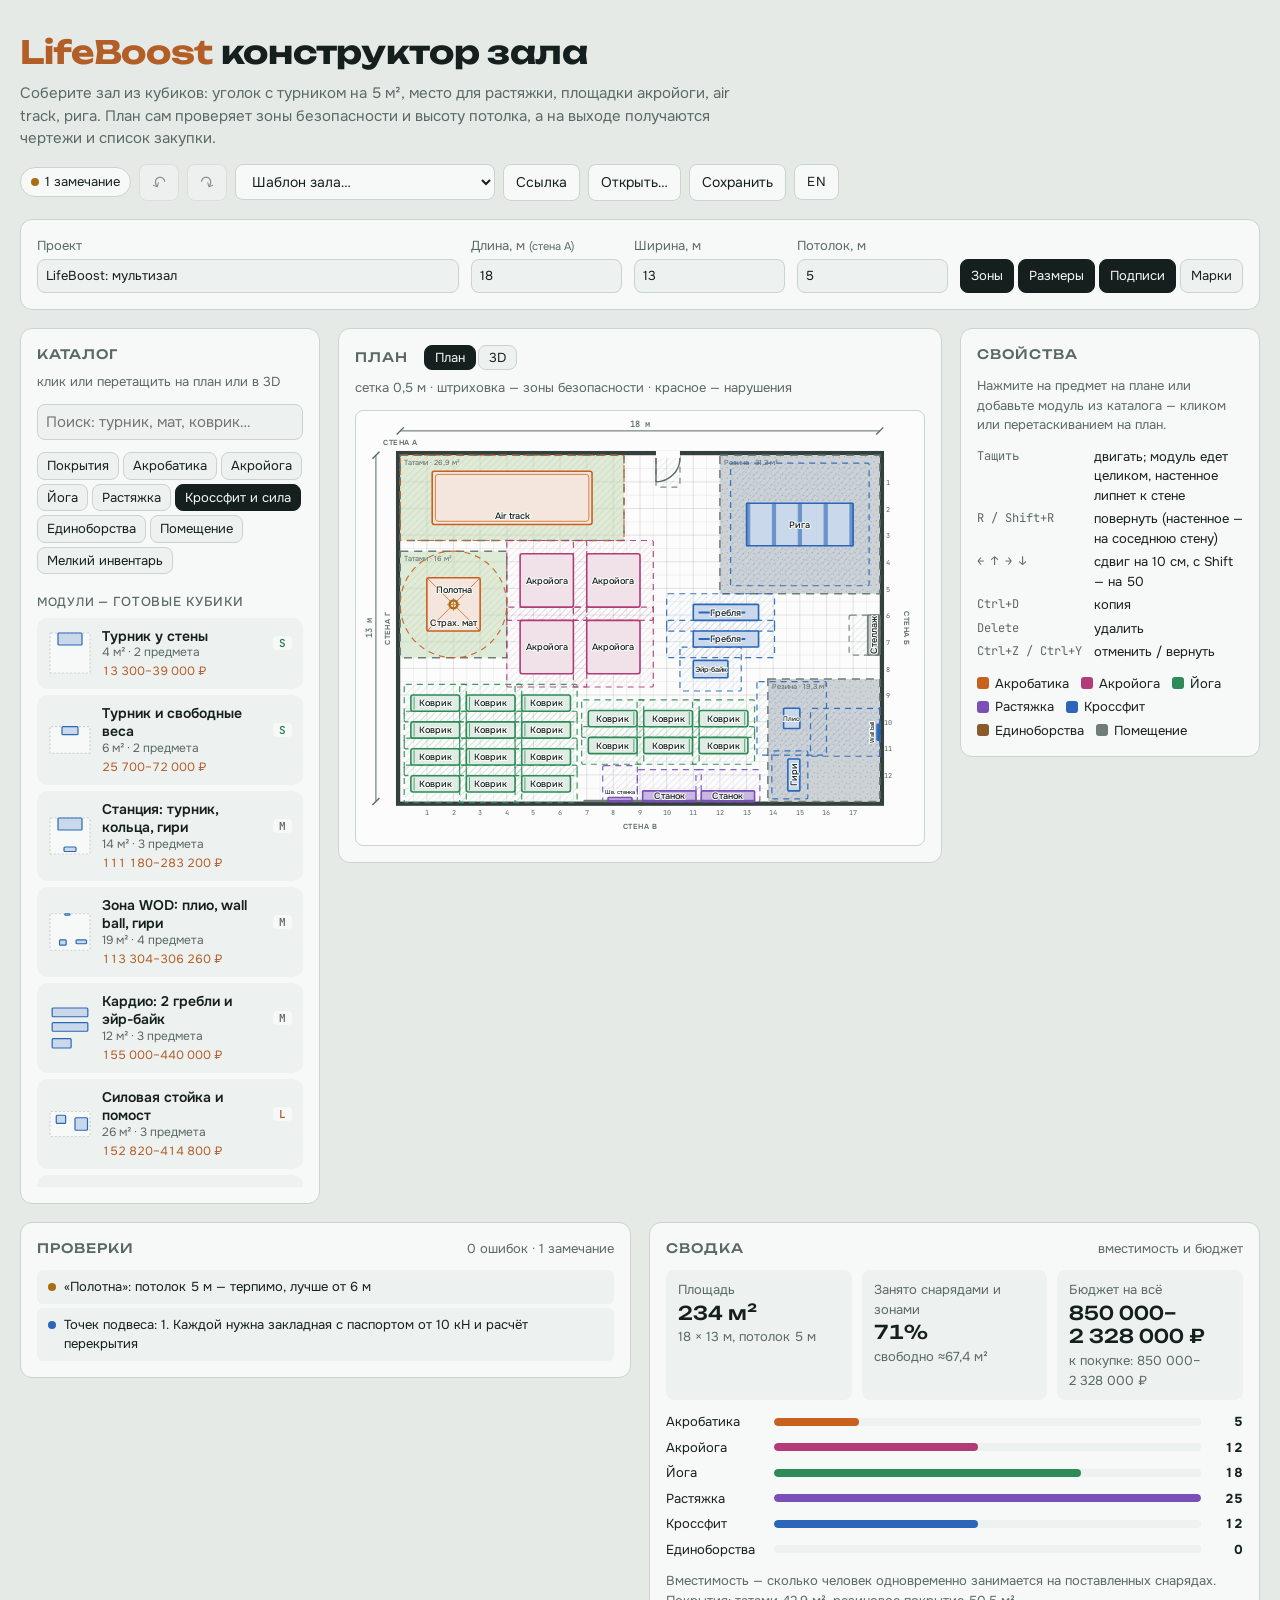
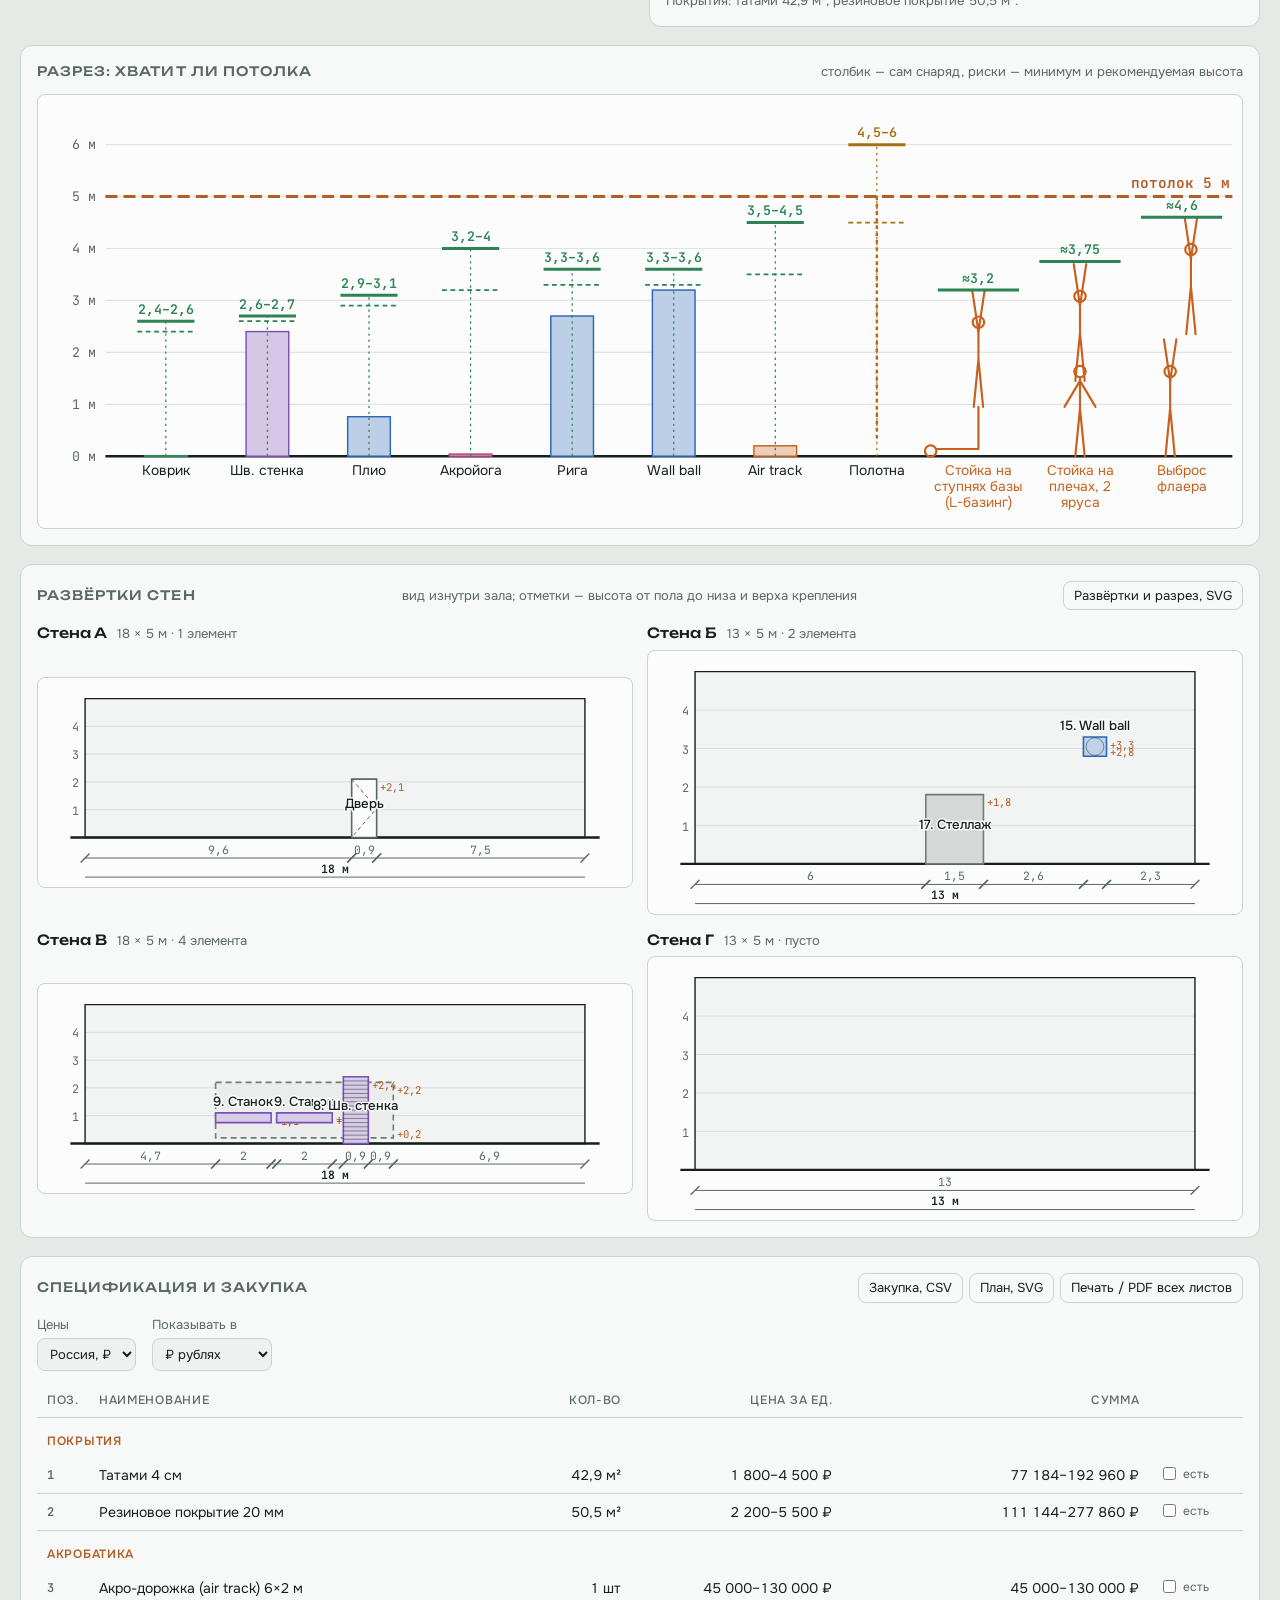
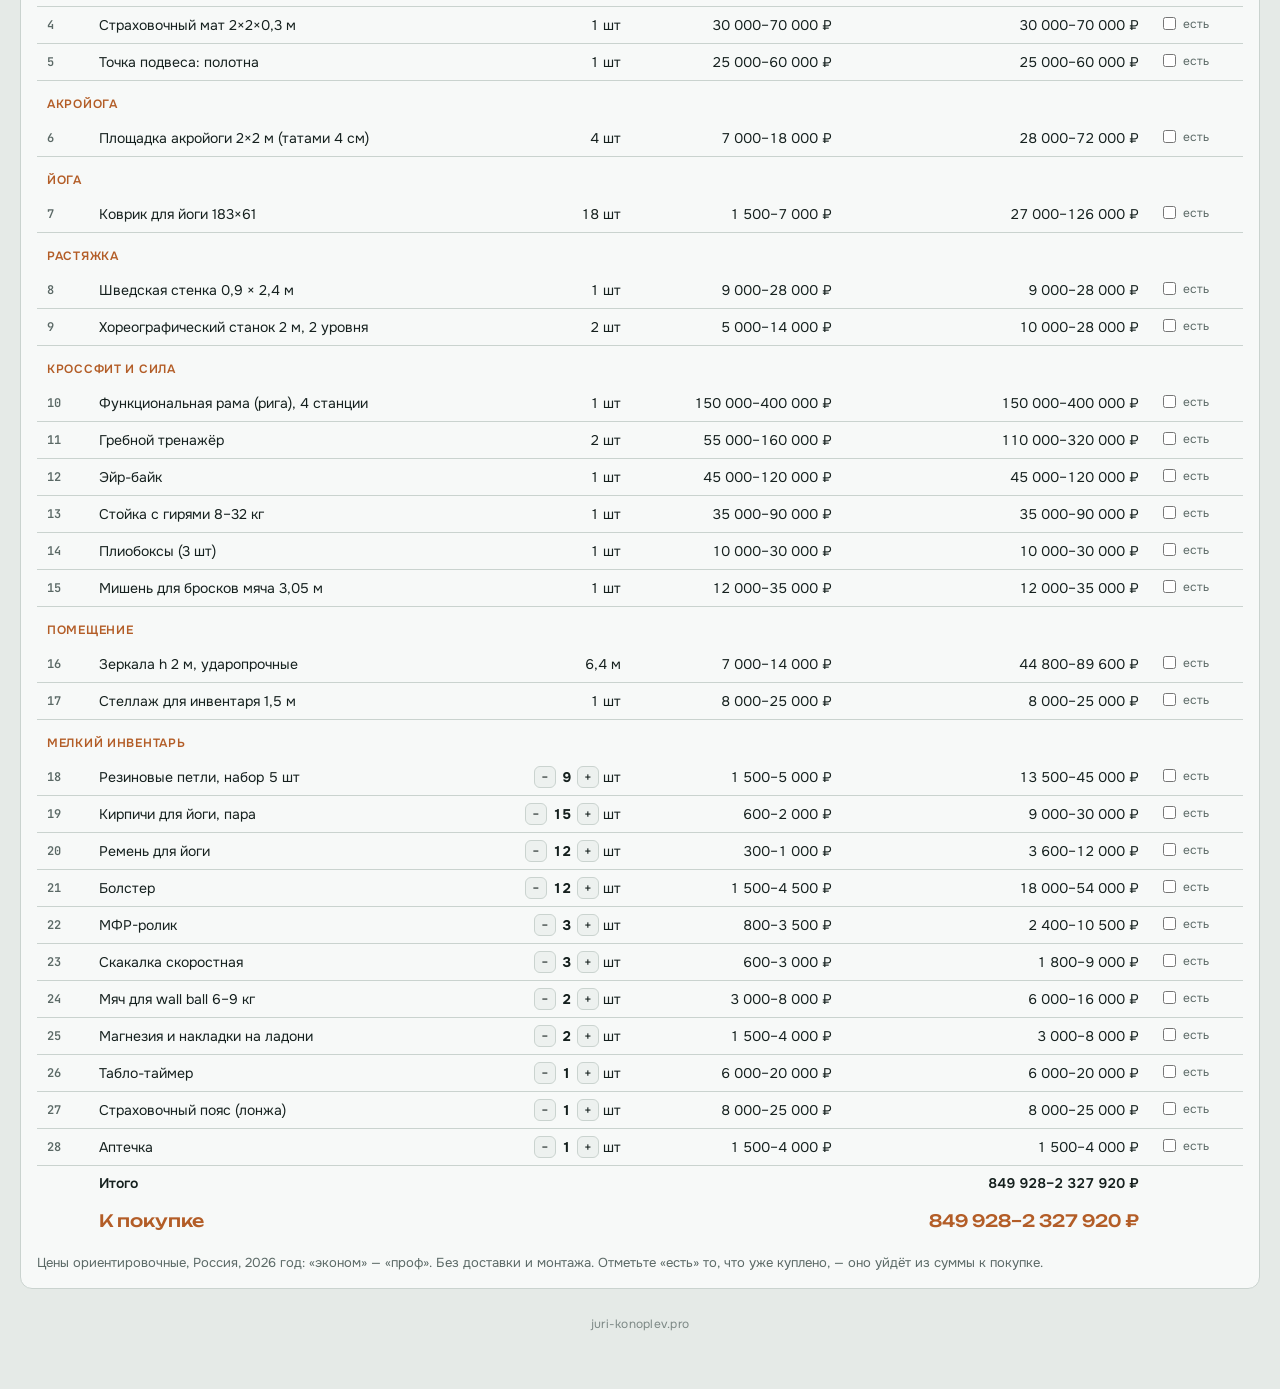
<file: index.html>
<!doctype html>
<html lang="ru">
<head>
<meta charset="utf-8">
<meta name="viewport" content="width=device-width, initial-scale=1, viewport-fit=cover">
<title>LifeBoost · конструктор зала</title>
<meta name="description" content="Соберите зал для акробатики, акройоги, йоги, растяжки и кроссфита из готовых модулей: план с зонами безопасности, развёртки стен, разрез по высотам и список закупки.">
<link rel="canonical" href="https://juri-konoplev.pro/LifeBoost/">
<link rel="alternate" hreflang="ru" href="https://juri-konoplev.pro/LifeBoost/">
<link rel="alternate" hreflang="en" href="https://juri-konoplev.pro/LifeBoost/en/">
<meta property="og:type" content="website">
<meta property="og:site_name" content="LifeBoost">
<meta property="og:url" content="https://juri-konoplev.pro/LifeBoost/">
<meta property="og:title" content="LifeBoost — конструктор зала для акробатики, йоги, растяжки и кроссфита">
<meta property="og:description" content="От уголка с турником на 5 м² до мультизала: собираете из готовых модулей, крутите в 3D, получаете чертежи и список закупки с ценами.">
<meta property="og:locale" content="ru_RU">
<meta property="og:locale:alternate" content="en_US">
<meta property="og:image" content="https://juri-konoplev.pro/LifeBoost/og.png">
<meta property="og:image:secure_url" content="https://juri-konoplev.pro/LifeBoost/og.png">
<meta property="og:image:type" content="image/png">
<meta property="og:image:width" content="1200">
<meta property="og:image:height" content="630">
<meta property="og:image:alt" content="3D-вид мультизала LifeBoost: air track, полотна, площадки акройоги, коврики для йоги, рига">
<meta name="twitter:card" content="summary_large_image">
<meta name="twitter:title" content="LifeBoost — конструктор зала">
<meta name="twitter:description" content="Соберите зал из модулей: 3D, чертежи, список закупки.">
<meta name="twitter:image" content="https://juri-konoplev.pro/LifeBoost/og.png">
<meta name="theme-color" content="#131417">
<link rel="icon" href="data:image/svg+xml,%3Csvg xmlns='http://www.w3.org/2000/svg' viewBox='0 0 32 32'%3E%3Crect width='32' height='32' rx='7' fill='%23131417'/%3E%3Crect x='6' y='6' width='9' height='9' rx='2' fill='%23ff9a55'/%3E%3Crect x='17' y='6' width='9' height='9' rx='2' fill='%2382aaff'/%3E%3Crect x='6' y='17' width='20' height='9' rx='2' fill='%235cc98a'/%3E%3C/svg%3E">
<link rel="preconnect" href="https://fonts.googleapis.com">
<link rel="preconnect" href="https://fonts.gstatic.com" crossorigin>
<link rel="stylesheet" href="https://fonts.googleapis.com/css2?family=Unbounded:wght@500;700&family=Onest:wght@400;500;600&family=JetBrains+Mono:wght@400;600&display=swap">
<link rel="stylesheet" href="css/style.css">
</head>
<body>
<div class="wrap">
  <header class="top">
    <div>
      <h1><span class="brand">LifeBoost</span> конструктор зала</h1>
      <p class="lead">Соберите зал из кубиков: уголок с турником на 5 м², место для растяжки, площадки акройоги, air track, рига.
        План сам проверяет зоны безопасности и высоту потолка, а на выходе получаются чертежи и список закупки.</p>
    </div>
    <div class="toolbar">
      <span class="chip" id="chipChecks"><span class="dot"></span><span class="t">—</span></span>
      <button class="btn" id="btnUndo" type="button" title="Ctrl+Z" aria-label="Отменить">↶</button>
      <button class="btn" id="btnRedo" type="button" title="Ctrl+Y" aria-label="Вернуть">↷</button>
      <select id="tplSel" class="btn" aria-label="Шаблон зала"></select>
      <button class="btn" id="btnShare" type="button">Ссылка</button>
      <button class="btn" id="btnOpen" type="button">Открыть…</button>
      <button class="btn" id="btnJson" type="button">Сохранить</button>
      <a class="btn lang" id="langLink" href="?lang=en" hreflang="en" lang="en" title="English">EN</a>
      <input type="file" id="fileIn" accept=".json,application/json" hidden>
    </div>
  </header>

  <!-- Штамп чертежа: виден только при печати -->
  <div class="stamp" aria-hidden="true">
    <div><span>Проект</span><b id="stampName"></b></div>
    <div><span>Помещение</span><b id="stampSize"></b></div>
    <div><span>Дата</span><b id="stampDate"></b></div>
    <div><span>Система</span><b>LifeBoost</b></div>
  </div>

  <section class="panel roombar">
    <label class="field name"><span>Проект</span><input id="projName" type="text" maxlength="80"></label>
    <label class="field"><span>Длина, м <small>(стена А)</small></span><input id="roomL" type="number" step="0.1" min="1.5" max="50"></label>
    <label class="field"><span>Ширина, м</span><input id="roomW" type="number" step="0.1" min="1.5" max="50"></label>
    <label class="field"><span>Потолок, м</span><input id="roomH" type="number" step="0.05" min="2" max="15"></label>
    <div class="views" role="group" aria-label="Что показывать на плане">
      <button type="button" class="tgl" data-view="zones">Зоны</button>
      <button type="button" class="tgl" data-view="dims">Размеры</button>
      <button type="button" class="tgl" data-view="labels">Подписи</button>
      <button type="button" class="tgl" data-view="marks">Марки</button>
    </div>
  </section>

  <div class="work">
    <aside class="panel palette" aria-label="Каталог">
      <div class="panel-head"><h2>Каталог</h2><span class="hint">клик или перетащить на план или в 3D</span></div>
      <input type="search" id="palSearch" placeholder="Поиск: турник, мат, коврик…" aria-label="Поиск по каталогу">
      <div class="tabs wrapy" id="palTabs" role="tablist"></div>
      <div class="pal-list" id="palList"></div>
    </aside>

    <section class="panel planpanel">
      <div class="panel-head">
        <div class="row"><h2>План</h2>
          <div class="seg" role="group" aria-label="Вид"><button type="button" class="tgl" data-mode="2d" aria-pressed="true">План</button><button type="button" class="tgl" data-mode="3d" aria-pressed="false">3D</button></div></div>
        <span class="hint" id="planHint">сетка 0,5 м · штриховка — зоны безопасности · красное — нарушения</span>
        <span class="hint" id="hint3d" hidden>тяните — вращать · правая кнопка или Shift — сдвиг · колесо — масштаб · клик — выбрать</span>
      </div>
      <div class="plan-wrap"><svg id="plan" tabindex="0" role="img" aria-label="План зала"></svg>
        <div id="view3d" hidden>
          <div class="v3-tools"><button type="button" class="tgl" data-cam="edit" aria-pressed="false" title="Двигать предметы и человека мышью">Двигать</button><button type="button" class="tgl" data-cam="refl" aria-pressed="true" title="Настоящие отражения в зеркалах (на слабых устройствах может тормозить)">Отражения</button><select class="btn sm" id="env3d" aria-label="Окружение" title="Где стоит зал"></select><button type="button" class="btn sm" data-cam="home">Обзор</button><button type="button" class="btn sm" data-cam="inside" title="Встать в зале и оглядеться">Изнутри</button><button type="button" class="btn sm" data-cam="top">Сверху</button><button type="button" class="btn sm" data-cam="front">С пола</button><button type="button" class="btn sm" data-cam="png">PNG</button><button type="button" class="btn sm" data-cam="share" title="Ссылка на проект с этим ракурсом">Ссылка</button></div>
          <div class="v3-tip" id="tip3d" hidden></div>
        </div></div>
    </section>

    <aside class="panel insp" id="insp" aria-live="polite"></aside>
  </div>

  <div class="row2">
    <section class="panel">
      <div class="panel-head"><h2>Проверки</h2><span class="hint" id="checksSum"></span></div>
      <ul class="checks" id="checks"></ul>
    </section>
    <section class="panel">
      <div class="panel-head"><h2>Сводка</h2><span class="hint">вместимость и бюджет</span></div>
      <div id="stats"></div>
    </section>
  </div>

  <section class="panel sheet">
    <div class="panel-head"><h2>Разрез: хватит ли потолка</h2><span class="hint">столбик — сам снаряд, риски — минимум и рекомендуемая высота</span></div>
    <svg id="section" class="section-svg" role="img" aria-label="Требования к высоте потолка"></svg>
  </section>

  <section class="panel sheet">
    <div class="panel-head"><h2>Развёртки стен</h2><span class="hint">вид изнутри зала; отметки — высота от пола до низа и верха крепления</span>
      <button class="btn sm" id="btnWallsSvg" type="button">Развёртки и разрез, SVG</button></div>
    <div class="walls" id="walls"></div>
  </section>

  <section class="panel sheet">
    <div class="panel-head"><h2>Спецификация и закупка</h2>
      <div class="row"><button class="btn sm" id="btnCsv" type="button">Закупка, CSV</button><button class="btn sm" id="btnSvg" type="button">План, SVG</button><button class="btn sm" id="btnPrint" type="button">Печать / PDF всех листов</button></div></div>
    <div class="money" id="money">
      <label class="field"><span>Цены</span><select id="mkt"><option value="ru">Россия, ₽</option><option value="us">США, $</option></select></label>
      <label class="field"><span>Показывать в</span><select id="cur"><option value="RUB">₽ рублях</option><option value="USD">$ долларах</option><option value="EUR">€ евро</option><option value="CHF">CHF франках</option></select></label>
      <label class="field rate" id="rateRub"><span>Курс доллара</span><span class="rate-in">1 $ = <input type="number" id="rub" step="0.01" min="0.01" inputmode="decimal"> ₽</span></label>
      <label class="field rate" id="rateEur"><span>Курс евро</span><span class="rate-in">1 € = <input type="number" id="eur" step="0.01" min="0.01" inputmode="decimal"> ₽</span></label>
      <label class="field rate" id="rateChf"><span>Курс франка</span><span class="rate-in">1 CHF = <input type="number" id="chf" step="0.01" min="0.01" inputmode="decimal"> $</span></label>
    </div>
    <div id="bom"></div>
    <p class="hint" id="priceNote"></p>
  </section>

  <footer class="foot"><a href="https://juri-konoplev.pro/">juri-konoplev.pro</a></footer>
</div>
<div class="toast" id="toast" role="status" hidden></div>

<!-- Порядок важен: каждый файл пользуется тем, что объявлено выше -->
<script src="js/i18n.js"></script>
<script src="js/util.js"></script>
<script src="js/catalog.js"></script>
<script src="js/modules.js"></script>
<script src="js/model.js"></script>
<script src="js/checks.js"></script>
<script src="js/plan.js"></script>
<script src="js/drawings.js"></script>
<script src="js/env3d.js"></script>
<script src="js/view3d.js"></script>
<script src="js/panels.js"></script>
<script src="js/main.js"></script>
</body>
</html>
</file>
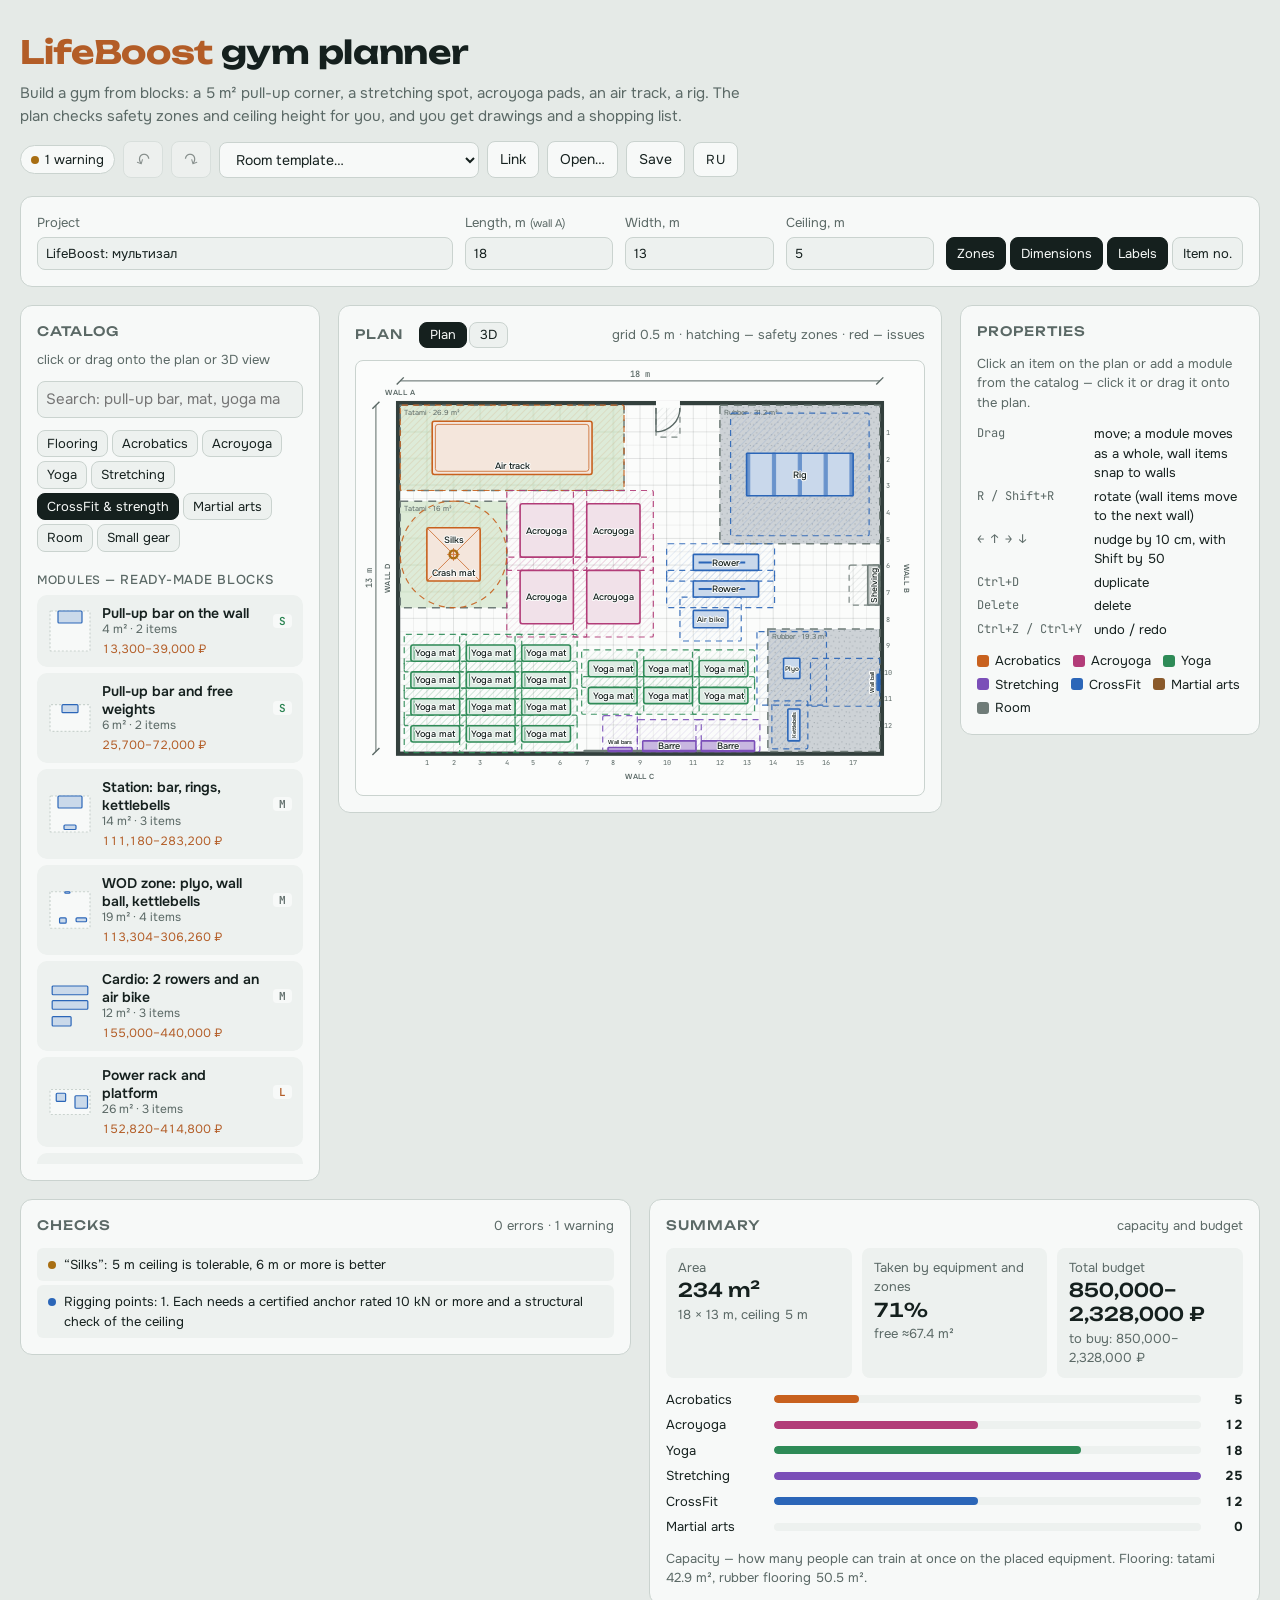
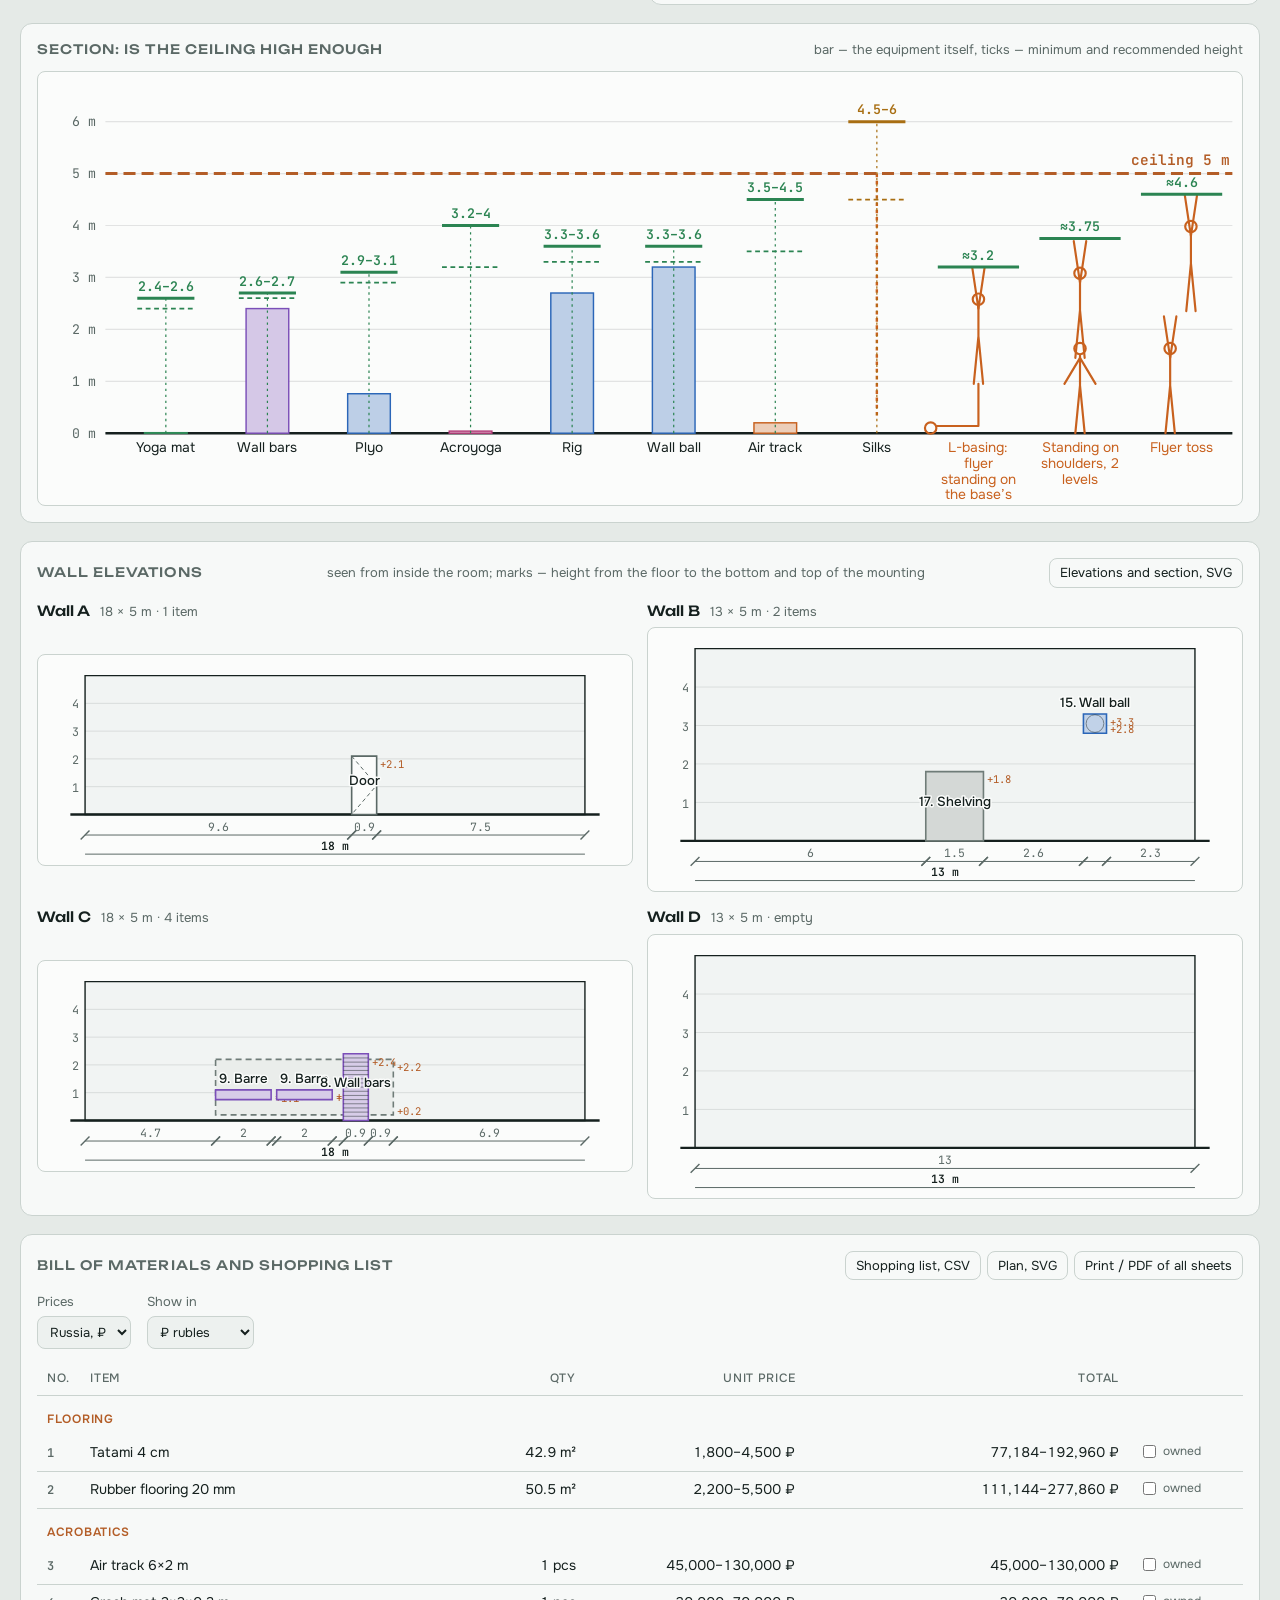
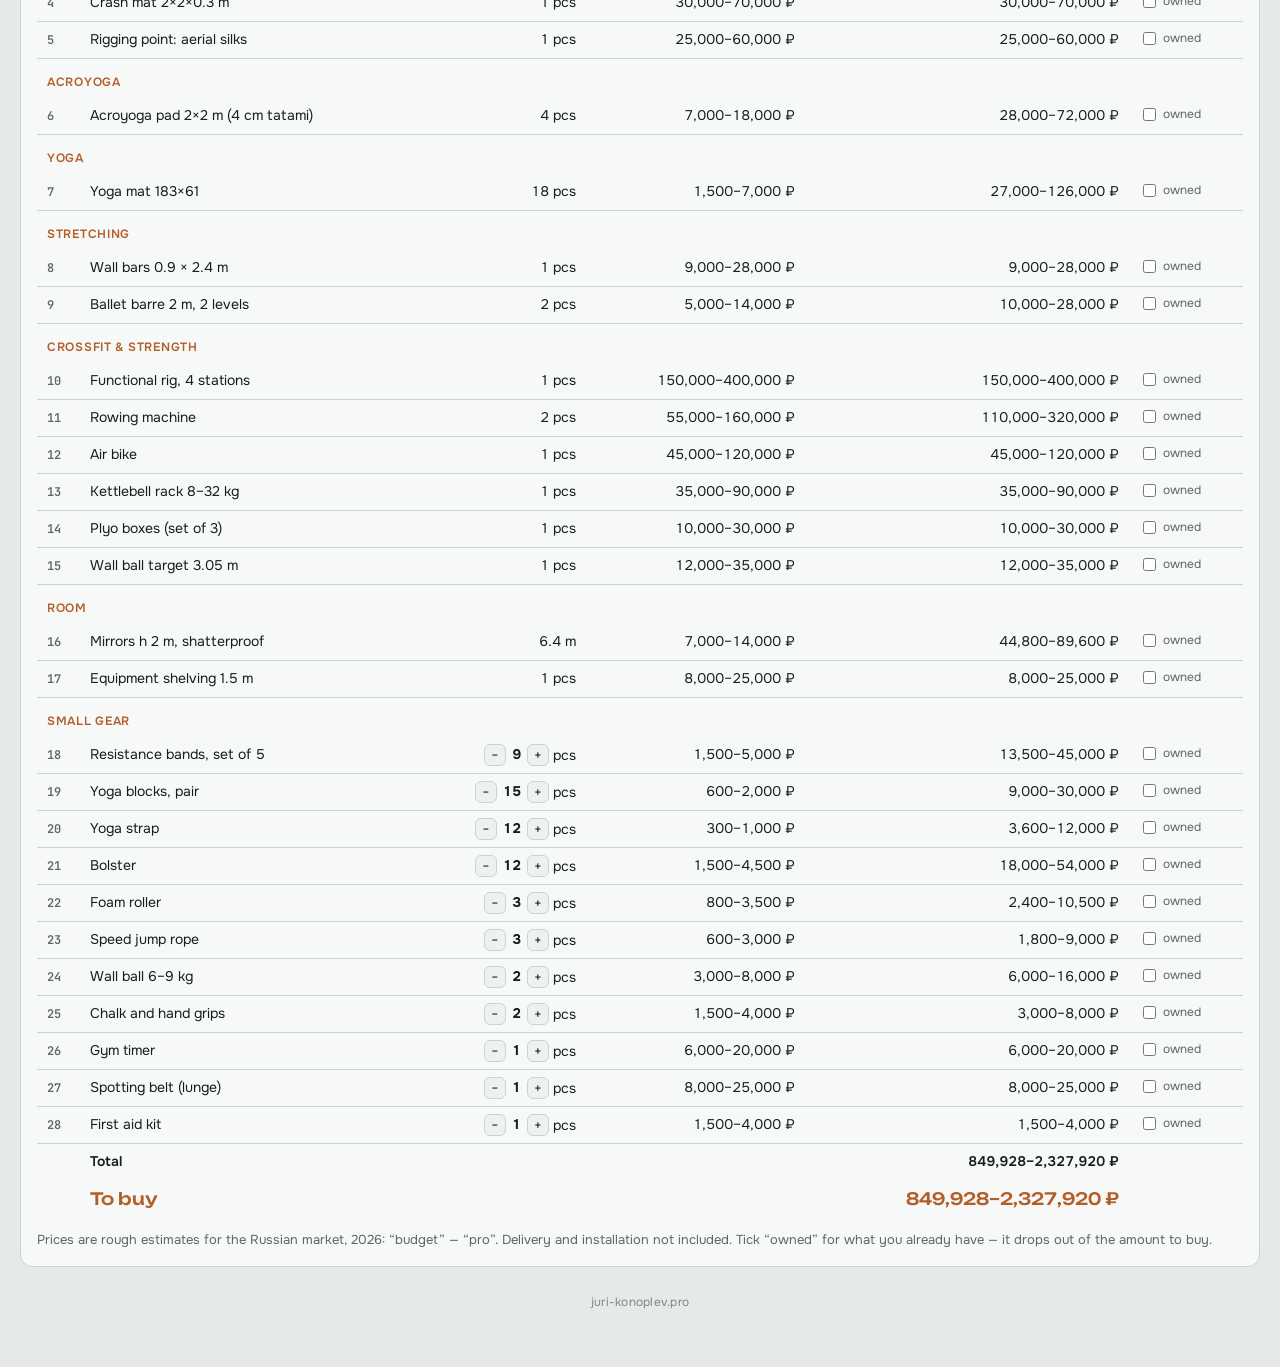
<file: en/index.html>
<!doctype html>
<html lang="en">
<head>
<meta charset="utf-8">
<meta name="viewport" content="width=device-width, initial-scale=1">
<title>LifeBoost · gym planner</title>
<!-- Отдельный адрес для английских превью: соцсети не выполняют JS и не видят ?lang=en, поэтому метатеги здесь свои -->
<meta name="description" content="Plan a gym for acrobatics, acroyoga, yoga, stretching and CrossFit from ready-made modules: 3D view, drawings and a shopping list.">
<link rel="canonical" href="https://juri-konoplev.pro/LifeBoost/en/">
<meta property="og:type" content="website">
<meta property="og:site_name" content="LifeBoost">
<meta property="og:url" content="https://juri-konoplev.pro/LifeBoost/en/">
<meta property="og:title" content="LifeBoost — gym planner for acrobatics, yoga, stretching and CrossFit">
<meta property="og:description" content="From a 5 m² pull-up corner to a multi-purpose gym: build it from ready-made modules, look around in 3D, get drawings and a priced shopping list.">
<meta property="og:locale" content="en_US">
<meta property="og:locale:alternate" content="ru_RU">
<meta property="og:image" content="https://juri-konoplev.pro/LifeBoost/og-en.png">
<meta property="og:image:secure_url" content="https://juri-konoplev.pro/LifeBoost/og-en.png">
<meta property="og:image:type" content="image/png">
<meta property="og:image:width" content="1200">
<meta property="og:image:height" content="630">
<meta property="og:image:alt" content="3D view of a LifeBoost multi-purpose gym: air track, silks, acroyoga pads, yoga mats, a rig">
<meta name="twitter:card" content="summary_large_image">
<meta name="twitter:title" content="LifeBoost — gym planner">
<meta name="twitter:description" content="Build a gym from modules: 3D, drawings, shopping list.">
<meta name="twitter:image" content="https://juri-konoplev.pro/LifeBoost/og-en.png">
<meta name="theme-color" content="#131417">
<script>location.replace('../?lang=en' + location.hash);</script>
<noscript><meta http-equiv="refresh" content="0; url=../?lang=en"></noscript>
</head>
<body style="font-family: system-ui, sans-serif; padding: 24px">
<p><a href="../?lang=en">Open LifeBoost gym planner</a></p>
</body>
</html>
</file>
<file: css/style.css>
/* LifeBoost: стили. Тема светлая/тёмная — через токены в :root, как на стенде Home_Lighting. */
:root {
  --bg: #E5EAE7; --surface: #F7F9F8; --surface-2: #EDF1EF; --ink: #15201E; --muted: #5B6966;
  --line: #CAD3CF; --accent: #B35D27; --accent-soft: rgba(179, 93, 39, .13);
  --ok: #2B8452; --warn: #A86E12; --bad: #B8322C;
  --c-acro: #C8611E; --c-ay: #B23C78; --c-yoga: #2E8B57; --c-str: #7B4FB8; --c-cf: #2B66B8; --c-ma: #8A5A2B; --c-base: #6F7C78;
  --plan-bg: #FBFCFB; --wall: #33403D; --grid-mi: rgba(21, 32, 30, .05); --grid-ma: rgba(21, 32, 30, .11);
  --fl-tatami: #DDEBD8; --fl-tatami-l: #BCD4B6; --fl-rubber: #CDD2D6; --fl-rubber-d: #9BA3AA; --fl-hard: #F0E6D3; --fl-hard-l: #E0D0B4;
  --display: "Unbounded", "Segoe UI", system-ui, sans-serif;
  --body: "Onest", "Segoe UI", system-ui, sans-serif;
  --mono: "JetBrains Mono", "Cascadia Mono", Consolas, monospace;
}
@media (prefers-color-scheme: dark) {
  :root:not([data-theme="light"]) {
    --bg: #0C1211; --surface: #131B1A; --surface-2: #19231F; --ink: #DCE6E3; --muted: #8B9A96;
    --line: #26322F; --accent: #E38B51; --accent-soft: rgba(227, 139, 81, .15);
    --ok: #4CC17F; --warn: #E3B341; --bad: #F06A60;
    --c-acro: #F08A4B; --c-ay: #E88AB4; --c-yoga: #5CC98A; --c-str: #B18CEA; --c-cf: #6FA3F0; --c-ma: #D09A62; --c-base: #8B9A96;
    --plan-bg: #0F1514; --wall: #6B7A76; --grid-mi: rgba(220, 230, 227, .04); --grid-ma: rgba(220, 230, 227, .09);
    --fl-tatami: #1C2C22; --fl-tatami-l: #2A4232; --fl-rubber: #1F2428; --fl-rubber-d: #394147; --fl-hard: #262117; --fl-hard-l: #352E21;
  }
}
:root[data-theme="dark"] {
  --bg: #0C1211; --surface: #131B1A; --surface-2: #19231F; --ink: #DCE6E3; --muted: #8B9A96;
  --line: #26322F; --accent: #E38B51; --accent-soft: rgba(227, 139, 81, .15);
  --ok: #4CC17F; --warn: #E3B341; --bad: #F06A60;
  --c-acro: #F08A4B; --c-ay: #E88AB4; --c-yoga: #5CC98A; --c-str: #B18CEA; --c-cf: #6FA3F0; --c-ma: #D09A62; --c-base: #8B9A96;
  --plan-bg: #0F1514; --wall: #6B7A76; --grid-mi: rgba(220, 230, 227, .04); --grid-ma: rgba(220, 230, 227, .09);
  --fl-tatami: #1C2C22; --fl-tatami-l: #2A4232; --fl-rubber: #1F2428; --fl-rubber-d: #394147; --fl-hard: #262117; --fl-hard-l: #352E21;
}

* { box-sizing: border-box; }
html { color-scheme: light dark; }
[hidden] { display: none !important; }
body { margin: 0; background: var(--bg); color: var(--ink); font: 15px/1.5 var(--body); }
.wrap { max-width: 1480px; margin: 0 auto; padding-inline: 20px; padding-block: 28px 56px; display: grid; gap: 18px; }
h1, h2 { font-family: var(--display); font-weight: 700; margin: 0; text-wrap: balance; letter-spacing: -.01em; }
h1 { font-size: clamp(22px, 3vw, 32px); }
h1 .brand { color: var(--accent); }
h2 { font-size: 13px; font-weight: 500; letter-spacing: .08em; text-transform: uppercase; color: var(--muted); }
p { margin: 0; }
.mono { font-family: var(--mono); font-size: .92em; }
button, select, input { font: inherit; color: inherit; }
:focus-visible { outline: 2px solid var(--accent); outline-offset: 2px; }

header.top { display: flex; flex-wrap: wrap; align-items: end; justify-content: space-between; gap: 14px 24px; }
header.top .lead { max-width: 72ch; color: var(--muted); margin-top: 6px; }
.toolbar { display: flex; flex-wrap: wrap; gap: 8px; align-items: center; }
.btn { background: var(--surface); border: 1px solid var(--line); border-radius: 8px; padding: 7px 12px; cursor: pointer; font-size: 14px; }
.btn:hover:not(:disabled) { border-color: var(--accent); }
.btn:disabled { opacity: .45; cursor: default; }
.btn.sm { padding: 4px 10px; font-size: 13px; }
.btn.danger:hover { border-color: var(--bad); color: var(--bad); }
select.btn { padding-right: 8px; max-width: 260px; }
a.btn { color: inherit; text-decoration: none; font-size: 13px; letter-spacing: .04em; }
.chip { display: inline-flex; align-items: center; gap: 6px; font-size: 13px; padding: 4px 10px; border-radius: 99px; background: var(--surface); border: 1px solid var(--line); }
.dot { width: 8px; height: 8px; border-radius: 50%; background: var(--ok); }
.chip.warn .dot { background: var(--warn); }
.chip.bad .dot { background: var(--bad); }
.row { display: flex; flex-wrap: wrap; gap: 6px; align-items: center; }

.panel { background: var(--surface); border: 1px solid var(--line); border-radius: 12px; padding: 16px; display: grid; gap: 12px; align-content: start; min-width: 0; }
.panel-head { display: flex; justify-content: space-between; align-items: baseline; gap: 8px 12px; flex-wrap: wrap; }
.hint { font-size: 13px; color: var(--muted); }

.field { display: grid; gap: 4px; font-size: 13px; color: var(--muted); }
.field input, .palette input[type="search"] { background: var(--surface-2); border: 1px solid var(--line); border-radius: 8px; padding: 6px 8px; color: var(--ink); min-width: 0; width: 100%; }
.field small { font-size: 11px; }

/* Полоса зала */
.roombar { grid-template-columns: minmax(160px, 1.4fr) repeat(3, minmax(90px, .5fr)) auto; align-items: end; gap: 12px; }
.views { display: flex; gap: 4px; flex-wrap: wrap; }
.tgl { border: 1px solid var(--line); background: var(--surface-2); border-radius: 8px; padding: 6px 10px; font-size: 13px; cursor: pointer; }
.tgl[aria-pressed="true"] { background: var(--ink); color: var(--surface); border-color: var(--ink); }

/* Рабочая зона */
.work { display: grid; grid-template-columns: 300px minmax(0, 1fr) 300px; gap: 18px; align-items: start; }
.palette { position: sticky; top: 12px; max-height: calc(100vh - 24px); grid-template-rows: auto auto auto minmax(0, 1fr); }
.tabs { display: flex; gap: 4px; }
.tabs.wrapy { flex-wrap: wrap; }
.tab { border: 1px solid var(--line); background: var(--surface-2); border-radius: 8px; padding: 3px 9px; font-size: 13px; cursor: pointer; }
.tab[aria-selected="true"] { background: var(--ink); color: var(--surface); border-color: var(--ink); }
.pal-list { overflow: auto; display: grid; gap: 6px; align-content: start; margin-right: -8px; padding-right: 8px; min-height: 120px; }
.pal-sub { font-size: 12px; font-weight: 500; letter-spacing: .06em; text-transform: uppercase; color: var(--muted); margin-top: 6px; }
.card { display: grid; grid-template-columns: 44px minmax(0, 1fr) auto; grid-template-areas: "ico ct sz" "ico pr pr"; gap: 2px 10px; align-items: center;
  text-align: left; background: var(--surface-2); border: 1px solid transparent; border-radius: 10px; padding: 8px 10px; cursor: grab; }
.card:hover { border-color: var(--accent); }
.card:active { cursor: grabbing; }
.card svg { grid-area: ico; width: 44px; height: 44px; }
.card svg rect { fill: color-mix(in srgb, var(--c) 22%, var(--surface)); stroke: var(--c); stroke-width: 1.2; }
.card svg rect.f { fill: var(--surface); stroke: var(--line); stroke-dasharray: 2 2; }
.card .ct { grid-area: ct; display: grid; min-width: 0; line-height: 1.3; }
.card .ct b { font-weight: 600; font-size: 14px; }
.card .ct .hint { font-size: 12px; }
.card .pr { grid-area: pr; font-size: 12px; color: var(--accent); white-space: nowrap; font-variant-numeric: tabular-nums; justify-self: start; }
.card .sz { grid-area: sz; justify-self: end; font: 600 11px var(--mono); padding: 0 6px; border-radius: 4px; background: var(--surface); color: var(--muted); }
.card .sz.s-S { color: var(--ok); } .card .sz.s-L { color: var(--accent); }
.card:not(.mod) { grid-template-areas: "ico ct ct" "ico pr pr"; }
.kit-ico { grid-area: ico; width: 32px; height: 32px; margin: 6px; border-radius: 8px; display: grid; place-items: center; font-weight: 600; color: var(--c); background: color-mix(in srgb, var(--c) 18%, var(--surface)); }

/* План */
.planpanel { position: sticky; top: 12px; }
.plan-wrap { background: var(--plan-bg); border-radius: 8px; border: 1px solid var(--line); overflow: hidden; }
#plan { display: block; width: 100%; height: auto; max-height: calc(100vh - 120px); touch-action: none; user-select: none; font-family: var(--body); }
#plan:focus-visible { outline-offset: -2px; }
.plan-wrap { position: relative; }
.plan-wrap.is3d #plan { display: none; }
.seg { display: inline-flex; gap: 2px; margin-left: 10px; vertical-align: middle; }
.seg .tgl { padding: 2px 10px; }
#view3d { position: relative; height: min(calc(100vh - 140px), 68vw); min-height: 320px; touch-action: none; user-select: none; }
#view3d canvas { display: block; cursor: grab; }
#view3d canvas:active { cursor: grabbing; }
.v3-tools { position: absolute; top: 8px; right: 8px; display: flex; gap: 4px; flex-wrap: wrap; justify-content: end; }
.v3-tools .tgl { padding: 4px 10px; }
.v3-tools select { max-width: 11.5em; }
.v3-tools .btn, .v3-tools .tgl:not([aria-pressed="true"]) { background: color-mix(in srgb, var(--surface) 85%, transparent); }
.v3-tip { position: absolute; pointer-events: none; font-size: 12px; padding: 3px 8px; border-radius: 6px; background: var(--ink); color: var(--surface); white-space: nowrap; }
.foot { text-align: center; font-size: 12px; padding-top: 8px; }
.foot a { color: var(--muted); text-decoration: none; letter-spacing: .02em; opacity: .75; }
.foot a:hover { color: var(--accent); opacity: 1; }
.p-wall { fill: var(--wall); }
.p-floor { fill: var(--plan-bg); }
.p-grid line { stroke-width: 1; vector-effect: non-scaling-stroke; }
.p-grid .mi { stroke: var(--grid-mi); } .p-grid .ma { stroke: var(--grid-ma); }
.p-fl { stroke: var(--c-base); stroke-width: 1.5; stroke-dasharray: 8 6; vector-effect: non-scaling-stroke; cursor: move; }
.p-fl.sel { stroke: var(--accent); stroke-width: 2.5; stroke-dasharray: none; }
.p-fl-l { font-size: calc(var(--fs) * .8px); fill: var(--muted); pointer-events: none; }
.p-zone { stroke-width: 1.2; stroke-dasharray: 6 5; vector-effect: non-scaling-stroke; pointer-events: none; opacity: .9; }
.p-it { cursor: move; }
.p-body { fill: color-mix(in srgb, var(--c) 24%, var(--plan-bg)); stroke: var(--c); stroke-width: 1.6; vector-effect: non-scaling-stroke; }
.k-mat .p-body { fill: color-mix(in srgb, var(--c) 14%, var(--plan-bg)); }
.k-obst .p-body { fill: var(--wall); stroke: var(--wall); }
.k-wall .p-body { fill: color-mix(in srgb, var(--c) 40%, var(--plan-bg)); }
.p-sym { fill: none; stroke: var(--c); stroke-width: 1; vector-effect: non-scaling-stroke; opacity: .75; }
.p-sym.strong { stroke-width: 2; opacity: 1; }
.p-sym.fill { fill: var(--c); opacity: .6; }
.p-hit { fill: transparent; stroke: none; }
.p-door-gap { fill: var(--plan-bg); }
.p-door { fill: none; stroke: var(--muted); stroke-width: 1.4; vector-effect: non-scaling-stroke; }
.p-it.s-warn .p-body { stroke: var(--warn); stroke-width: 2.4; }
.p-it.s-bad .p-body { stroke: var(--bad); stroke-width: 2.6; }
.p-it.sel .p-body, .p-it.sel .p-door { stroke: var(--accent); stroke-width: 3.2; }
.p-hot { fill: url(#h-bad); stroke: var(--bad); stroke-width: 1.4; vector-effect: non-scaling-stroke; pointer-events: none; }
.p-lbl { font-size: calc(var(--fs) * 1px); font-weight: 500; fill: var(--ink); text-anchor: middle; pointer-events: none;
  paint-order: stroke; stroke: var(--plan-bg); stroke-width: calc(var(--fs) * .22px); stroke-linejoin: round; }
.p-mark { fill: var(--plan-bg); stroke: var(--ink); stroke-width: 1.2; vector-effect: non-scaling-stroke; pointer-events: none; }
.p-mark-t { font: 600 calc(var(--fs) * .85px) var(--mono); fill: var(--ink); text-anchor: middle; pointer-events: none; }
.p-handle { fill: var(--accent); stroke: var(--plan-bg); stroke-width: 2; vector-effect: non-scaling-stroke; cursor: nwse-resize; }
.p-dim { stroke: var(--muted); stroke-width: 1; vector-effect: non-scaling-stroke; }
.p-dim.sel { stroke: var(--accent); stroke-dasharray: 5 4; }
.p-dim.tick { stroke-dasharray: none; stroke-width: 1.4; }
.p-dim-t { font: 500 calc(var(--fs) * .95px) var(--mono); fill: var(--muted); text-anchor: middle; }
.p-dim.sel-t { font: 600 calc(var(--fs) * .9px) var(--mono); fill: var(--accent); text-anchor: middle;
  paint-order: stroke; stroke: var(--plan-bg); stroke-width: calc(var(--fs) * .25px); }
.p-wl { font: 600 calc(var(--fs) * .8px) var(--body); fill: var(--muted); text-anchor: middle; letter-spacing: .06em; text-transform: uppercase; }
.p-ruler { font: calc(var(--fs) * .75px) var(--mono); fill: var(--muted); text-anchor: middle; }

/* Свойства */
.insp { position: sticky; top: 12px; max-height: calc(100vh - 24px); overflow: auto; }
.insp-title { display: grid; grid-template-columns: 12px 1fr; gap: 10px; align-items: start; }
.insp-title i, .legend i { width: 12px; height: 12px; border-radius: 3px; background: var(--c); margin-top: 5px; display: inline-block; }
.grpbox { display: grid; gap: 6px; padding: 8px 10px; border-radius: 8px; background: var(--accent-soft); font-size: 13px; }
.grid2 { display: grid; grid-template-columns: 1fr 1fr; gap: 8px; }
.facts, .keys { display: grid; grid-template-columns: auto 1fr; gap: 4px 12px; margin: 0; font-size: 13px; }
.facts dt, .keys dt { color: var(--muted); }
.keys dt { font-family: var(--mono); font-size: 12px; white-space: nowrap; }
.facts dd, .keys dd { margin: 0; }
.note { font-size: 13px; padding: 8px 10px; border-left: 3px solid var(--line); background: var(--surface-2); border-radius: 0 6px 6px 0; }
.issues { margin: 0; padding: 0; list-style: none; display: grid; gap: 4px; font-size: 13px; }
.issues li, .checks button { padding: 6px 10px 6px 26px; border-radius: 6px; position: relative; background: var(--surface-2); }
.issues li::before, .checks button::before { content: ""; position: absolute; left: 10px; top: 12px; width: 8px; height: 8px; border-radius: 50%; background: var(--muted); }
.issues .bad::before, .checks .bad::before { background: var(--bad); }
.issues .warn::before, .checks .warn::before { background: var(--warn); }
.issues .info::before, .checks .info::before { background: var(--c-cf); }
.ok-line { color: var(--ok); font-size: 13px; }
.legend { display: flex; flex-wrap: wrap; gap: 4px 12px; font-size: 13px; }
.legend span { display: inline-flex; gap: 6px; align-items: center; }
.legend i { margin-top: 0; }

/* Проверки и сводка */
.row2 { display: grid; grid-template-columns: minmax(0, 1fr) minmax(0, 1fr); gap: 18px; align-items: start; }
.checks { list-style: none; margin: 0; padding: 0; display: grid; gap: 4px; max-height: 300px; overflow: auto; }
.checks button { width: 100%; text-align: left; border: 1px solid transparent; font-size: 13px; cursor: pointer; }
.checks button:hover:not(:disabled) { border-color: var(--accent); }
.checks button:disabled { cursor: default; color: inherit; }
#stats { display: grid; gap: 12px; }
.totals { display: grid; grid-template-columns: repeat(auto-fit, minmax(170px, 1fr)); gap: 10px; }
.totals > div { display: grid; gap: 2px; padding: 10px 12px; border-radius: 8px; background: var(--surface-2); align-content: start; }
.totals b { font-family: var(--display); font-weight: 500; font-size: 19px; font-variant-numeric: tabular-nums; line-height: 1.25; }
.caps { display: grid; gap: 6px; }
.cap { display: grid; grid-template-columns: 7.5em 1fr 2.5em; gap: 10px; align-items: center; font-size: 13px; }
.cap b { text-align: right; font-variant-numeric: tabular-nums; }
.cap .bar { height: 8px; border-radius: 4px; background: var(--surface-2); overflow: hidden; }
.cap .bar i { display: block; height: 100%; background: var(--c); border-radius: 4px; transition: width .2s; }

/* Разрез */
.section-svg { width: 100%; height: auto; display: block; background: var(--plan-bg); border-radius: 8px; border: 1px solid var(--line); font-family: var(--body); }
.s-grid { stroke: var(--grid-ma); }
.s-ax { font: 11px var(--mono); fill: var(--muted); text-anchor: end; }
.s-floor { stroke: var(--ink); stroke-width: 2; }
.s-ceil { stroke: var(--accent); stroke-width: 2.5; stroke-dasharray: 10 5; }
.s-ceil-t { font: 600 12px var(--mono); fill: var(--accent); text-anchor: end; }
.s-body { fill: color-mix(in srgb, var(--c) 30%, var(--plan-bg)); stroke: var(--c); stroke-width: 1.2; }
.s-rope { stroke: var(--c); stroke-width: 2; stroke-dasharray: 3 3; }
.s-need { stroke-width: 1; stroke-dasharray: 2 3; }
.s-min { stroke-width: 1.5; stroke-dasharray: 4 3; }
.s-rec { stroke-width: 2.5; }
.ok { stroke: var(--ok); } .warn { stroke: var(--warn); } .bad { stroke: var(--bad); }
.s-val { font: 600 11px var(--mono); text-anchor: middle; stroke: none; }
.s-val.ok { fill: var(--ok); } .s-val.warn { fill: var(--warn); } .s-val.bad { fill: var(--bad); }
.s-lbl { font-size: 11.5px; fill: var(--ink); text-anchor: middle; }
.s-lbl.acro { fill: var(--c-acro); }
.s-fig path, .s-fig circle, .s-fig-p { fill: none; stroke: var(--c-acro); stroke-width: 1.8; stroke-linecap: round; stroke-linejoin: round; }
.s-empty { font-size: 14px; fill: var(--muted); }

/* Развёртки стен */
.walls { display: grid; grid-template-columns: repeat(auto-fit, minmax(min(100%, 420px), 1fr)); gap: 14px; }
.wall-fig { margin: 0; display: grid; gap: 6px; min-width: 0; }
.wall-fig figcaption { display: flex; gap: 10px; align-items: baseline; flex-wrap: wrap; }
.wall-fig figcaption b { font-family: var(--display); font-weight: 500; font-size: 14px; }
.wall-svg { width: 100%; height: auto; display: block; background: var(--plan-bg); border-radius: 8px; border: 1px solid var(--line); font-family: var(--body); }
.w-wall { fill: color-mix(in srgb, var(--surface-2) 70%, var(--plan-bg)); stroke: var(--ink); stroke-width: 1.4; vector-effect: non-scaling-stroke; }
.w-grid { stroke: var(--grid-ma); vector-effect: non-scaling-stroke; }
.w-floor { stroke: var(--ink); stroke-width: 2.4; vector-effect: non-scaling-stroke; }
.w-ax { font: calc(var(--fs) * .8px) var(--mono); fill: var(--muted); text-anchor: end; }
.w-it { fill: color-mix(in srgb, var(--c) 28%, var(--plan-bg)); stroke: var(--c); stroke-width: 1.6; vector-effect: non-scaling-stroke; cursor: pointer; }
.w-it.flat { fill: color-mix(in srgb, var(--c) 12%, var(--plan-bg)); stroke-dasharray: 6 4; }
.w-it.k-door { fill: var(--plan-bg); stroke: var(--muted); }
.w-door { fill: none; stroke: var(--muted); stroke-width: 1; stroke-dasharray: 4 3; vector-effect: non-scaling-stroke; pointer-events: none; }
.w-sym { fill: none; stroke: var(--ink); stroke-width: 1; opacity: .45; vector-effect: non-scaling-stroke; pointer-events: none; }
.w-lbl { font-size: calc(var(--fs) * .9px); font-weight: 500; fill: var(--ink); text-anchor: middle; pointer-events: none;
  paint-order: stroke; stroke: var(--plan-bg); stroke-width: calc(var(--fs) * .2px); stroke-linejoin: round; }
.w-z { font: calc(var(--fs) * .72px) var(--mono); fill: var(--accent); }
.w-dim-t { font: calc(var(--fs) * .78px) var(--mono); fill: var(--muted); text-anchor: middle; }
.w-dim-t.strong { fill: var(--ink); font-weight: 600; }

/* Спецификация */
#bom { overflow-x: auto; }
.money { display: flex; flex-wrap: wrap; gap: 10px 16px; align-items: end; }
.money select, .money input { background: var(--surface-2); border: 1px solid var(--line); border-radius: 8px; padding: 6px 8px; color: var(--ink); }
.money .rate-in { display: inline-flex; align-items: center; gap: 6px; color: var(--ink); font-size: 14px; }
.money input { width: 84px; }
.bom { width: 100%; border-collapse: collapse; font-size: 14px; }
.bom th { font-size: 12px; font-weight: 500; letter-spacing: .06em; text-transform: uppercase; color: var(--muted); text-align: left; padding: 8px 10px; border-bottom: 1px solid var(--line); }
.bom td { padding: 7px 10px; border-bottom: 1px solid var(--line); vertical-align: middle; }
.bom .num { text-align: right; white-space: nowrap; font-variant-numeric: tabular-nums; }
.bom .mk { font: 600 12px var(--mono); color: var(--muted); width: 3em; }
.bom tr.grp td { font-size: 12px; font-weight: 600; letter-spacing: .06em; text-transform: uppercase; color: var(--accent); padding-top: 14px; border-bottom: 0; }
.bom tr.owned td:not(.own) { opacity: .45; text-decoration: line-through; }
.bom tfoot td { font-weight: 600; border-bottom: 0; }
.bom tfoot .buy td { font-family: var(--display); font-weight: 500; font-size: 17px; color: var(--accent); }
.bom .own label { display: inline-flex; gap: 4px; align-items: center; font-size: 12px; color: var(--muted); cursor: pointer; }
.step { display: inline-flex; align-items: center; gap: 6px; }
.step button { width: 22px; height: 22px; border-radius: 6px; border: 1px solid var(--line); background: var(--surface-2); cursor: pointer; line-height: 1; padding: 0; }
.step button:hover { border-color: var(--accent); }

.toast { position: fixed; left: 50%; bottom: 24px; transform: translateX(-50%); background: var(--ink); color: var(--surface); padding: 10px 16px; border-radius: 10px; font-size: 14px; z-index: 10; box-shadow: 0 6px 20px rgba(0, 0, 0, .25); max-width: calc(100vw - 32px); }
.stamp { display: none; }

@media (max-width: 1240px) {
  .work { grid-template-columns: 280px minmax(0, 1fr); }
  .insp { grid-column: 1 / -1; position: static; max-height: none; }
}
@media (max-width: 900px) {
  .work, .row2 { grid-template-columns: minmax(0, 1fr); }
  .palette, .planpanel { position: static; max-height: none; }
  .planpanel { order: -1; }
  .pal-list { max-height: 360px; }
  .roombar { grid-template-columns: 1fr 1fr 1fr; }
  .roombar .name, .roombar .views { grid-column: 1 / -1; }
}
@media (max-width: 640px) {
  .wrap { padding-inline: 16px; padding-block: 18px 40px; }
  .panel { padding: 12px; }
  .bom { font-size: 13px; }
  .bom td, .bom th { padding: 6px; }
}

/* Печать: листы чертежей без интерфейса */
@media print {
  #view3d, .seg, .foot, #langLink { display: none !important; }
  .plan-wrap.is3d #plan { display: block; }
  @page { size: A4 landscape; margin: 10mm; }
  body { background: #fff; color: #000; font-size: 11px; }
  .wrap { max-width: none; padding: 0; gap: 8mm; }
  header.top .lead, .toolbar, .roombar, .palette, .insp, .p-handle, .btn, .row2 > section:first-child { display: none !important; }
  .panel { border: 0; padding: 0; background: none; }
  .work { display: block; }
  .planpanel { position: static; break-after: page; }
  #plan { max-height: 170mm; }
  .row2 { display: block; break-after: page; }
  .sheet { break-before: page; }
  .stamp { display: grid; grid-template-columns: repeat(4, auto); gap: 0; border: 1.5px solid #000; width: fit-content; margin-left: auto; font-size: 11px; }
  .stamp div { display: grid; padding: 3px 10px; border-left: 1px solid #000; }
  .stamp div:first-child { border-left: 0; }
  .stamp span { font-size: 9px; text-transform: uppercase; letter-spacing: .08em; }
  .bom .own, .step button { display: none; }
  .checks { max-height: none; }
}
@media (prefers-reduced-motion: reduce) { * { transition: none !important; } }
</file>
